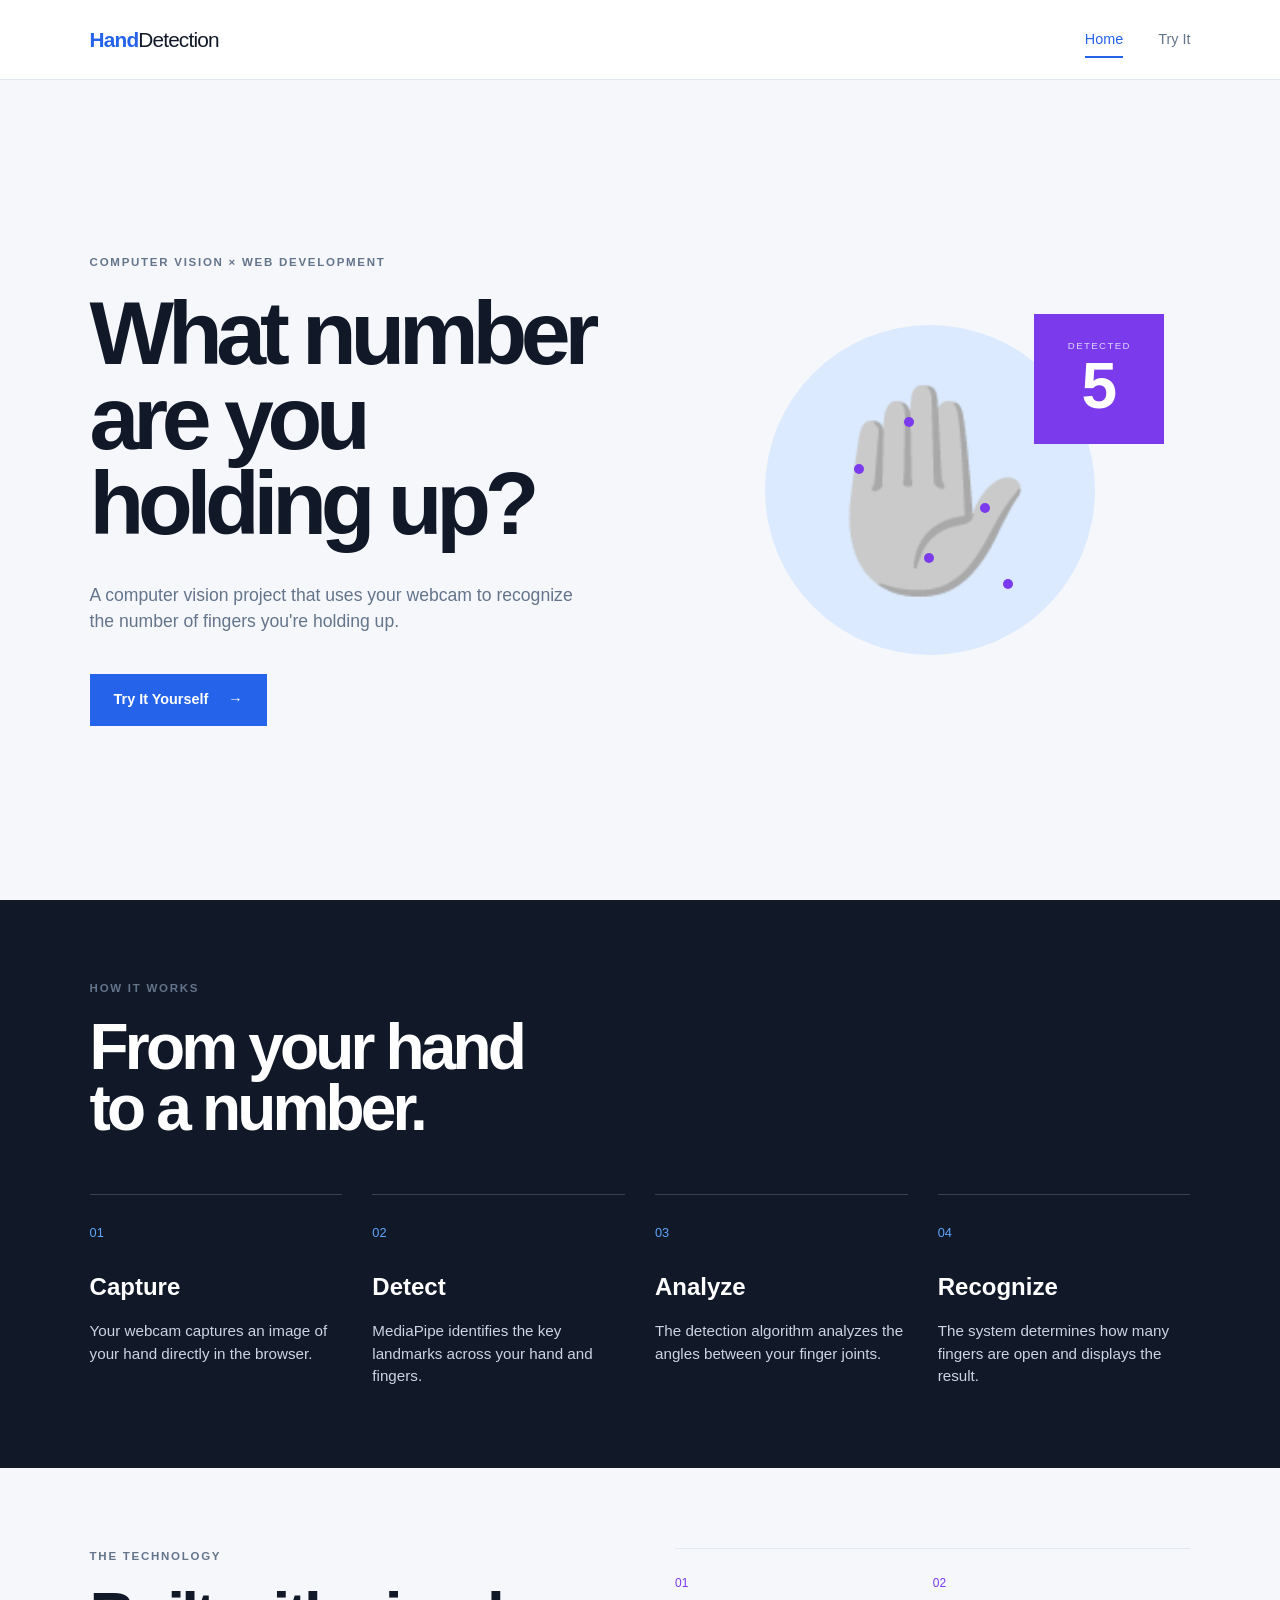
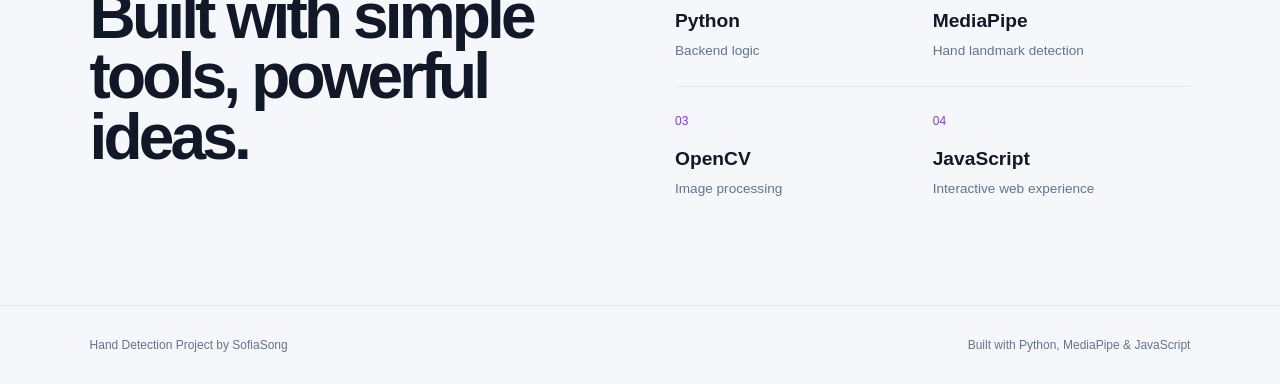
<file: index.html>
<!DOCTYPE html>
<html lang="en">
<head>
    <meta charset="UTF-8">
    <meta name="viewport" content="width=device-width, initial-scale=1.0">

    <title>Hand Detection</title>

    <link rel="stylesheet" href="style.css">
</head>

<body>

    <!-- Navigation -->
    <header class="navbar">
        <a href="index.html" class="logo">Hand<span>Detection</span></a>

        <nav>
            <a href="index.html" class="nav-link active">Home</a>
            <a href="play.html" class="nav-link">Try It</a>
        </nav>
    </header>


    <main>

        <!-- Hero Section -->
        <section class="hero">

            <div class="hero-content">

                <p class="eyebrow">COMPUTER VISION × WEB DEVELOPMENT</p>

                <h1>
                    What number<br>
                    are you<br>
                    holding up?
                </h1>

                <p class="hero-description">
                    A computer vision project that uses your webcam
                    to recognize the number of fingers you're holding up.
                </p>

                <a href="play.html" class="primary-button">
                    Try It Yourself
                    <span>→</span>
                </a>

            </div>


            <div class="hero-visual">

                <div class="number-display">
                    <span class="number-label">DETECTED</span>
                    <span class="big-number">5</span>
                </div>

                <div class="hand-card">
                    <div class="hand-placeholder">
                        ✋
                    </div>

                    <div class="detection-line line-1"></div>
                    <div class="detection-line line-2"></div>
                    <div class="detection-line line-3"></div>

                    <div class="landmark-dot dot-1"></div>
                    <div class="landmark-dot dot-2"></div>
                    <div class="landmark-dot dot-3"></div>
                    <div class="landmark-dot dot-4"></div>
                    <div class="landmark-dot dot-5"></div>
                </div>

            </div>

        </section>


        <!-- How It Works -->
        <section class="how-section">

            <div class="section-heading">
                <p class="eyebrow">HOW IT WORKS</p>

                <h2>
                    From your hand<br>
                    to a number.
                </h2>
            </div>


            <div class="steps">

                <div class="step">
                    <span class="step-number">01</span>

                    <h3>Capture</h3>

                    <p>
                        Your webcam captures an image of your hand
                        directly in the browser.
                    </p>
                </div>


                <div class="step">
                    <span class="step-number">02</span>

                    <h3>Detect</h3>

                    <p>
                        MediaPipe identifies the key landmarks
                        across your hand and fingers.
                    </p>
                </div>


                <div class="step">
                    <span class="step-number">03</span>

                    <h3>Analyze</h3>

                    <p>
                        The detection algorithm analyzes the angles
                        between your finger joints.
                    </p>
                </div>


                <div class="step">
                    <span class="step-number">04</span>

                    <h3>Recognize</h3>

                    <p>
                        The system determines how many fingers
                        are open and displays the result.
                    </p>
                </div>

            </div>

        </section>


        <!-- Technology -->
        <section class="tech-section">

            <div>
                <p class="eyebrow">THE TECHNOLOGY</p>

                <h2>Built with simple<br>tools, powerful ideas.</h2>
            </div>


            <div class="tech-list">

                <div class="tech-item">
                    <span>01</span>
                    <strong>Python</strong>
                    <p>Backend logic</p>
                </div>

                <div class="tech-item">
                    <span>02</span>
                    <strong>MediaPipe</strong>
                    <p>Hand landmark detection</p>
                </div>

                <div class="tech-item">
                    <span>03</span>
                    <strong>OpenCV</strong>
                    <p>Image processing</p>
                </div>

                <div class="tech-item">
                    <span>04</span>
                    <strong>JavaScript</strong>
                    <p>Interactive web experience</p>
                </div>

            </div>

        </section>

    </main>


    <footer>
        <p>Hand Detection Project by SofiaSong</p>
        <p>Built with Python, MediaPipe & JavaScript</p>
    </footer>


    <script src="main.js"></script>

</body>
</html>
</file>
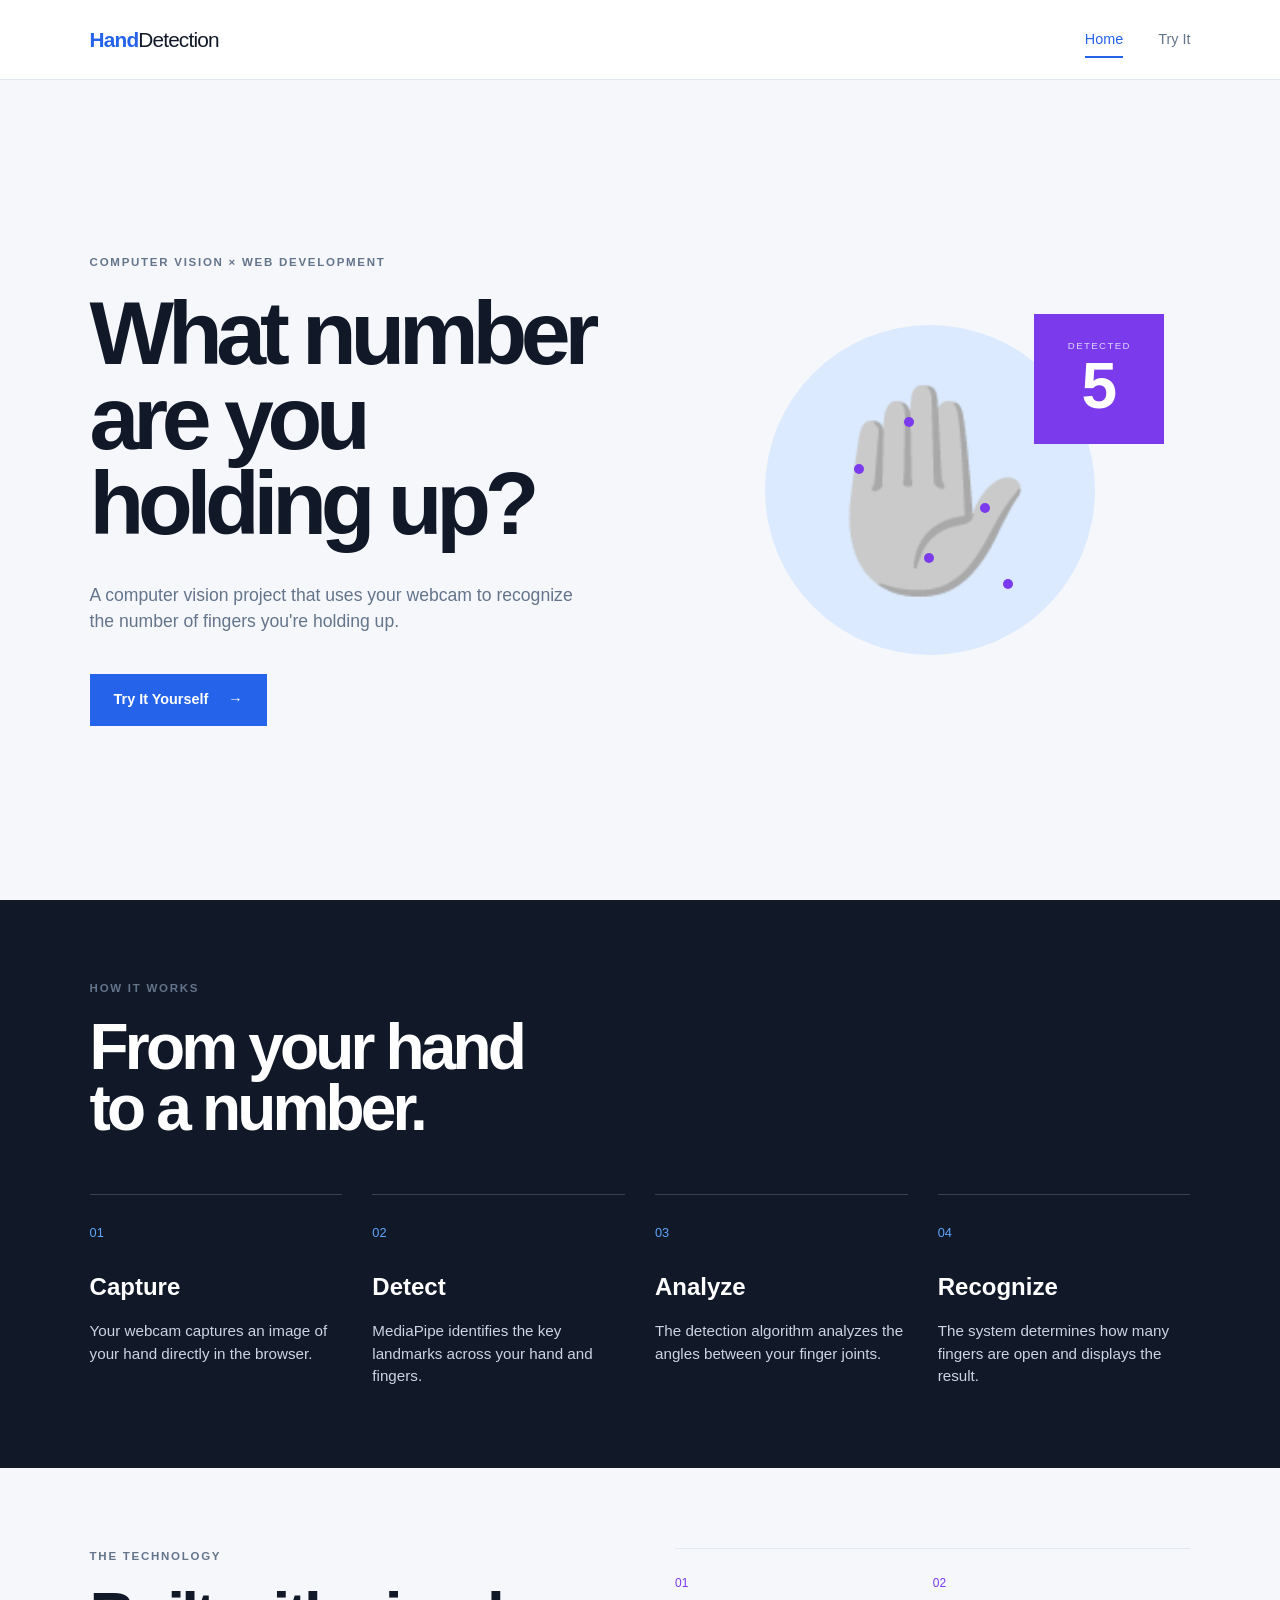
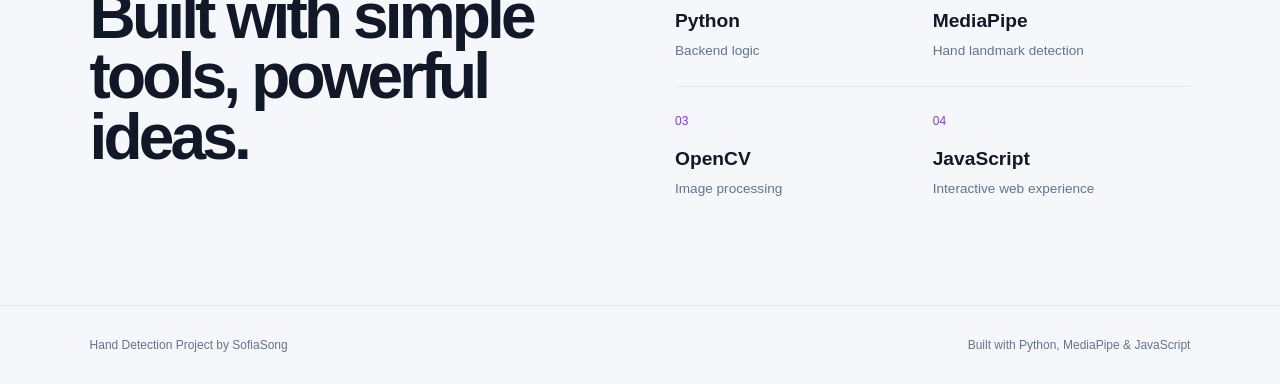
<file: frontend/index.html>
<!DOCTYPE html>
<html lang="en">
<head>
    <meta charset="UTF-8">
    <meta name="viewport" content="width=device-width, initial-scale=1.0">

    <title>Hand Detection</title>

    <link rel="stylesheet" href="css/style.css">
</head>

<body>

    <!-- Navigation -->
    <header class="navbar">
        <a href="index.html" class="logo">Hand<span>Detection</span></a>

        <nav>
            <a href="index.html" class="nav-link active">Home</a>
            <a href="play.html" class="nav-link">Try It</a>
        </nav>
    </header>


    <main>

        <!-- Hero Section -->
        <section class="hero">

            <div class="hero-content">

                <p class="eyebrow">COMPUTER VISION × WEB DEVELOPMENT</p>

                <h1>
                    What number<br>
                    are you<br>
                    holding up?
                </h1>

                <p class="hero-description">
                    A computer vision project that uses your webcam
                    to recognize the number of fingers you're holding up.
                </p>

                <a href="play.html" class="primary-button">
                    Try It Yourself
                    <span>→</span>
                </a>

            </div>


            <div class="hero-visual">

                <div class="number-display">
                    <span class="number-label">DETECTED</span>
                    <span class="big-number">5</span>
                </div>

                <div class="hand-card">
                    <div class="hand-placeholder">
                        ✋
                    </div>

                    <div class="detection-line line-1"></div>
                    <div class="detection-line line-2"></div>
                    <div class="detection-line line-3"></div>

                    <div class="landmark-dot dot-1"></div>
                    <div class="landmark-dot dot-2"></div>
                    <div class="landmark-dot dot-3"></div>
                    <div class="landmark-dot dot-4"></div>
                    <div class="landmark-dot dot-5"></div>
                </div>

            </div>

        </section>


        <!-- How It Works -->
        <section class="how-section">

            <div class="section-heading">
                <p class="eyebrow">HOW IT WORKS</p>

                <h2>
                    From your hand<br>
                    to a number.
                </h2>
            </div>


            <div class="steps">

                <div class="step">
                    <span class="step-number">01</span>

                    <h3>Capture</h3>

                    <p>
                        Your webcam captures an image of your hand
                        directly in the browser.
                    </p>
                </div>


                <div class="step">
                    <span class="step-number">02</span>

                    <h3>Detect</h3>

                    <p>
                        MediaPipe identifies the key landmarks
                        across your hand and fingers.
                    </p>
                </div>


                <div class="step">
                    <span class="step-number">03</span>

                    <h3>Analyze</h3>

                    <p>
                        The detection algorithm analyzes the angles
                        between your finger joints.
                    </p>
                </div>


                <div class="step">
                    <span class="step-number">04</span>

                    <h3>Recognize</h3>

                    <p>
                        The system determines how many fingers
                        are open and displays the result.
                    </p>
                </div>

            </div>

        </section>


        <!-- Technology -->
        <section class="tech-section">

            <div>
                <p class="eyebrow">THE TECHNOLOGY</p>

                <h2>Built with simple<br>tools, powerful ideas.</h2>
            </div>


            <div class="tech-list">

                <div class="tech-item">
                    <span>01</span>
                    <strong>Python</strong>
                    <p>Backend logic</p>
                </div>

                <div class="tech-item">
                    <span>02</span>
                    <strong>MediaPipe</strong>
                    <p>Hand landmark detection</p>
                </div>

                <div class="tech-item">
                    <span>03</span>
                    <strong>OpenCV</strong>
                    <p>Image processing</p>
                </div>

                <div class="tech-item">
                    <span>04</span>
                    <strong>JavaScript</strong>
                    <p>Interactive web experience</p>
                </div>

            </div>

        </section>

    </main>


    <footer>
        <p>Hand Detection Project by SofiaSong</p>
        <p>Built with Python, MediaPipe & JavaScript</p>
    </footer>


    <script src="js/main.js"></script>

</body>
</html>
</file>
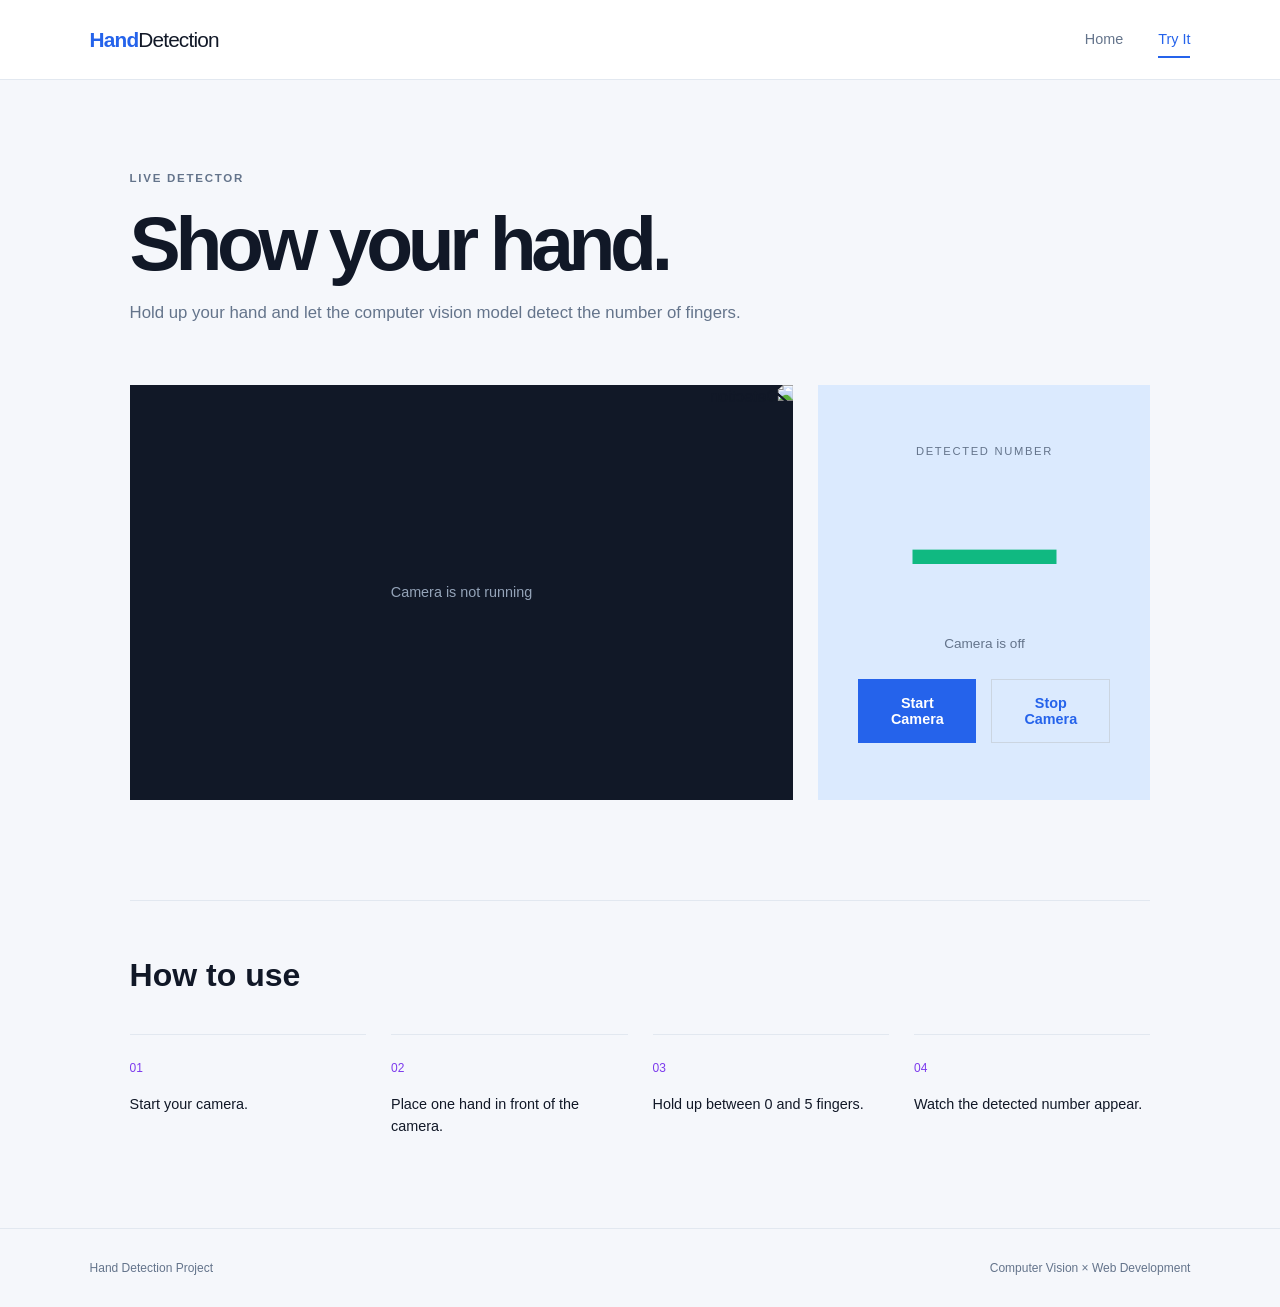
<file: play.html>
<!DOCTYPE html>
<html lang="en">

<head>
    <meta charset="UTF-8">
    <meta name="viewport" content="width=device-width, initial-scale=1.0">

    <title>Try It — Hand Detection</title>

    <link rel="stylesheet" href="style.css">
</head>

<body>

    <!-- Navigation -->
    <header class="navbar">
        <a href="index.html" class="logo">
            Hand<span>Detection</span>
        </a>

        <nav>
            <a href="index.html" class="nav-link">Home</a>
            <a href="play.html" class="nav-link active">Try It</a>
        </nav>
    </header>


    <!-- Main Content -->
    <main>

        <section class="play-section">

            <!-- Heading -->
            <div class="play-heading">

                <p class="eyebrow">LIVE DETECTOR</p>

                <h1>
                    Show your hand.
                </h1>

                <p>
                    Hold up your hand and let the computer
                    vision model detect the number of fingers.
                </p>

            </div>


            <!-- Detector -->
            <div class="detector">

                <!-- Camera -->
                <div class="camera-container">

                    <video
                        id="camera"
                        autoplay
                        playsinline>
                    </video>

                    <img
                        id="detection-overlay"
                        alt="Detection">

                    <div
                        id="camera-message"
                        class="camera-message">
                        Camera is not running
                    </div>

                </div>


                <!-- Result -->
                <div class="result-container">

                    <div class="result-label">
                        DETECTED NUMBER
                    </div>

                    <div
                        id="result"
                        class="result-number">
                        —
                    </div>

                    <div
                        id="status"
                        class="status">
                        Camera is off
                    </div>

                    <!-- Controls -->
                    <div class="controls">

                        <button
                            id="start-camera"
                            class="primary-button button">
                            Start Camera
                        </button>

                        <button
                            id="stop-camera"
                            class="secondary-button button">
                            Stop Camera
                        </button>

                    </div>

                </div>

            </div>


            <!-- Hidden canvas used to capture frames -->
            <canvas
                id="canvas"
                style="display: none;">
            </canvas>


            <!-- Instructions -->
            <div class="instructions">

                <h2>How to use</h2>

                <div class="instruction-list">

                    <div>
                        <span>01</span>
                        <p>Start your camera.</p>
                    </div>

                    <div>
                        <span>02</span>
                        <p>Place one hand in front of the camera.</p>
                    </div>

                    <div>
                        <span>03</span>
                        <p>Hold up between 0 and 5 fingers.</p>
                    </div>

                    <div>
                        <span>04</span>
                        <p>Watch the detected number appear.</p>
                    </div>

                </div>

            </div>

        </section>

    </main>


    <!-- Footer -->
    <footer>

        <p>Hand Detection Project</p>

        <p>Computer Vision × Web Development</p>

    </footer>


    <script src="play.js"></script>

</body>
</html>
</file>
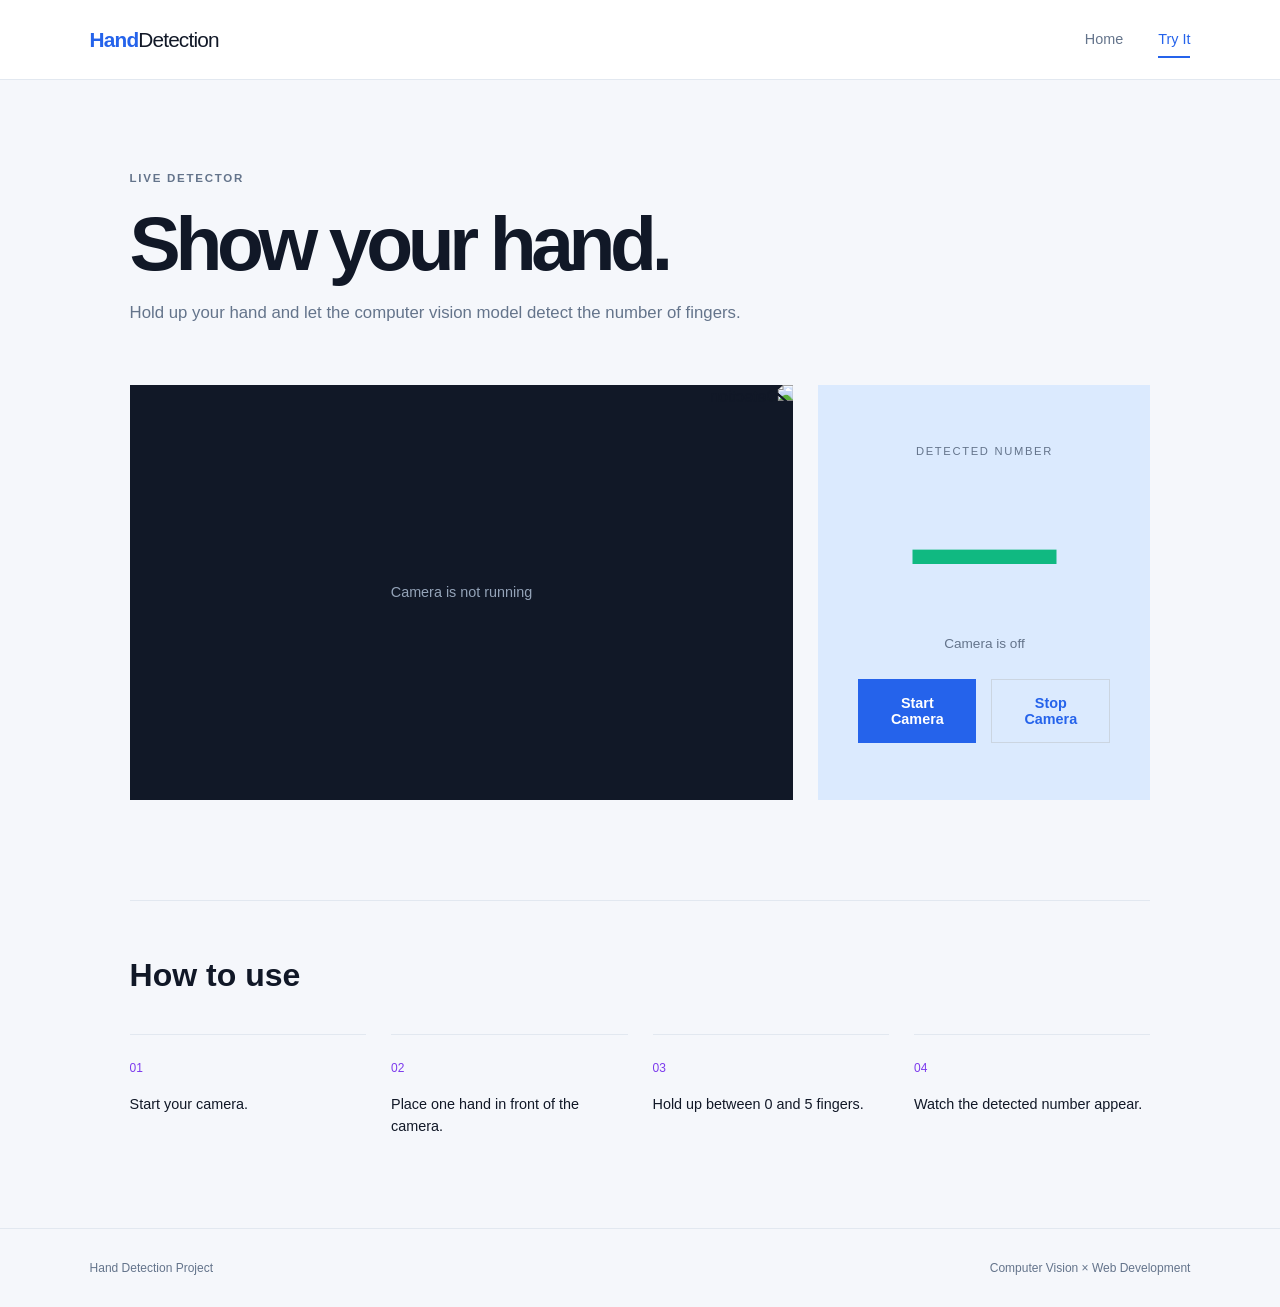
<file: frontend/play.html>
<!DOCTYPE html>
<html lang="en">

<head>
    <meta charset="UTF-8">
    <meta name="viewport" content="width=device-width, initial-scale=1.0">

    <title>Try It — Hand Detection</title>

    <link rel="stylesheet" href="css/style.css">
</head>

<body>

    <!-- Navigation -->
    <header class="navbar">
        <a href="index.html" class="logo">
            Hand<span>Detection</span>
        </a>

        <nav>
            <a href="index.html" class="nav-link">Home</a>
            <a href="play.html" class="nav-link active">Try It</a>
        </nav>
    </header>


    <!-- Main Content -->
    <main>

        <section class="play-section">

            <!-- Heading -->
            <div class="play-heading">

                <p class="eyebrow">LIVE DETECTOR</p>

                <h1>
                    Show your hand.
                </h1>

                <p>
                    Hold up your hand and let the computer
                    vision model detect the number of fingers.
                </p>

            </div>


            <!-- Detector -->
            <div class="detector">

                <!-- Camera -->
                <div class="camera-container">

                    <video
                        id="camera"
                        autoplay
                        playsinline>
                    </video>

                    <img
                        id="detection-overlay"
                        alt="Detection">

                    <div
                        id="camera-message"
                        class="camera-message">
                        Camera is not running
                    </div>

                </div>


                <!-- Result -->
                <div class="result-container">

                    <div class="result-label">
                        DETECTED NUMBER
                    </div>

                    <div
                        id="result"
                        class="result-number">
                        —
                    </div>

                    <div
                        id="status"
                        class="status">
                        Camera is off
                    </div>

                    <!-- Controls -->
                    <div class="controls">

                        <button
                            id="start-camera"
                            class="primary-button button">
                            Start Camera
                        </button>

                        <button
                            id="stop-camera"
                            class="secondary-button button">
                            Stop Camera
                        </button>

                    </div>

                </div>

            </div>


            <!-- Hidden canvas used to capture frames -->
            <canvas
                id="canvas"
                style="display: none;">
            </canvas>


            <!-- Instructions -->
            <div class="instructions">

                <h2>How to use</h2>

                <div class="instruction-list">

                    <div>
                        <span>01</span>
                        <p>Start your camera.</p>
                    </div>

                    <div>
                        <span>02</span>
                        <p>Place one hand in front of the camera.</p>
                    </div>

                    <div>
                        <span>03</span>
                        <p>Hold up between 0 and 5 fingers.</p>
                    </div>

                    <div>
                        <span>04</span>
                        <p>Watch the detected number appear.</p>
                    </div>

                </div>

            </div>

        </section>

    </main>


    <!-- Footer -->
    <footer>

        <p>Hand Detection Project</p>

        <p>Computer Vision × Web Development</p>

    </footer>


    <script src="js/play.js"></script>

</body>
</html>
</file>
<file: style.css>
/* =========================
   GENERAL
========================= */

* {
    margin: 0;
    padding: 0;
    box-sizing: border-box;
}

html {
    scroll-behavior: smooth;
}

body {
    font-family: Asap Sharp, Helvetica, sans-serif;
    background: #f5f7fb;
    color: #111827;
    line-height: 1.5;
}

a {
    text-decoration: none;
    color: inherit;
}


/* =========================
   NAVIGATION
========================= */

.navbar {
    height: 80px;
    padding: 0 7%;
    display: flex;
    justify-content: space-between;
    align-items: center;

    border-bottom: 1px solid #e2e8f0;

    background: #ffffff;
}

.logo {
    font-size: 1.3rem;
    font-weight: 700;
    letter-spacing: -0.04em;

    color: #2563eb;
}

.logo span {
    font-weight: 400;
    color: #111827;
}

nav {
    display: flex;
    gap: 35px;
}

.nav-link {
    position: relative;

    font-size: 0.9rem;
    color: #64748b;

    transition: color 0.2s ease;
}

.nav-link:hover,
.nav-link.active {
    color: #2563eb;
}

.nav-link.active::after {
    content: "";

    position: absolute;

    left: 0;
    right: 0;
    bottom: -8px;

    height: 2px;

    background: #2563eb;
}


/* =========================
   GENERAL ELEMENTS
========================= */

.eyebrow {
    margin-bottom: 20px;

    font-size: 0.72rem;
    font-weight: 700;
    letter-spacing: 0.15em;

    color: #64748b;
}

.primary-button,
.secondary-button {
    display: inline-flex;
    align-items: center;
    gap: 20px;

    padding: 15px 24px;

    border: none;

    font-size: 0.9rem;
    font-weight: 600;

    cursor: pointer;

    transition:
        transform 0.2s ease,
        background 0.2s ease;
}

.primary-button {
    background: #2563eb;
    color: white;
}

.primary-button:hover {
    transform: translateY(-3px);
    background: #1d4ed8;
}

.secondary-button {
    background: transparent;
    color: #2563eb;

    border: 1px solid #cbd5e1;
}

.secondary-button:hover {
    transform: translateY(-3px);
    background: #eff6ff;
}


/* =========================
   HERO
========================= */

.hero {
    min-height: calc(100vh - 80px);

    padding: 70px 7%;

    display: grid;
    grid-template-columns: 1fr 1fr;

    align-items: center;

    gap: 60px;
}

.hero-content h1 {
    max-width: 700px;

    font-size: clamp(3.5rem, 7vw, 7rem);
    line-height: 0.95;
    letter-spacing: -0.07em;

    margin-bottom: 35px;
}

.hero-description {
    max-width: 500px;

    margin-bottom: 40px;

    font-size: 1.1rem;
    color: #64748b;
}


/* =========================
   HERO VISUAL
========================= */

.hero-visual {
    position: relative;

    min-height: 420px;

    display: flex;
    align-items: center;
    justify-content: center;
}

.hand-card {
    position: relative;

    width: 330px;
    height: 330px;

    display: flex;
    align-items: center;
    justify-content: center;

    background: #dbeafe;

    border-radius: 50%;
}

.hand-placeholder {
    font-size: 12rem;
    filter: grayscale(1);
}

.number-display {
    position: absolute;

    right: 5%;
    top: 8%;

    width: 130px;
    height: 130px;

    display: flex;
    flex-direction: column;
    justify-content: center;
    align-items: center;

    background: #7c3aed;
    color: white;

    z-index: 2;
}

.number-label {
    font-size: 0.6rem;
    letter-spacing: 0.15em;
    color: #ddd6fe;
}

.big-number {
    font-size: 4rem;
    font-weight: 700;
    line-height: 1;
}

.landmark-dot {
    position: absolute;

    width: 10px;
    height: 10px;

    background: #7c3aed;

    border-radius: 50%;
}

.dot-1 {
    top: 28%;
    left: 42%;
}

.dot-2 {
    top: 42%;
    left: 27%;
}

.dot-3 {
    top: 54%;
    left: 65%;
}

.dot-4 {
    bottom: 28%;
    left: 48%;
}

.dot-5 {
    bottom: 20%;
    right: 25%;
}


/* =========================
   HOW IT WORKS
========================= */

.how-section {
    padding: 80px 7%;

    background: #111827;
    color: white;
}

.section-heading h2,
.tech-section h2,
.cta-section h2 {
    font-size: clamp(3rem, 5vw, 5rem);

    line-height: 0.95;
    letter-spacing: -0.06em;
}

.steps {
    margin-top: 55px;

    display: grid;
    grid-template-columns: repeat(4, 1fr);

    gap: 30px;
}

.step {
    padding-top: 25px;

    border-top: 1px solid #374151;
}

.step-number {
    color: #60a5fa;

    font-size: 0.8rem;
}

.step h3 {
    margin: 25px 0 15px;

    font-size: 1.5rem;
}

.step p {
    color: #cbd5e1;
    font-size: 0.95rem;
}


/* =========================
   TECHNOLOGY
========================= */

.tech-section {
    padding: 80px 7%;

    display: grid;
    grid-template-columns: 1fr 1fr;

    gap: 70px;
}

.tech-list {
    display: grid;
    grid-template-columns: 1fr 1fr;
}

.tech-item {
    padding: 25px 0;

    border-top: 1px solid #e2e8f0;
}

.tech-item span {
    display: block;

    margin-bottom: 15px;

    color: #7c3aed;
    font-size: 0.75rem;
}

.tech-item strong {
    font-size: 1.2rem;
}

.tech-item p {
    margin-top: 5px;

    color: #64748b;
    font-size: 0.85rem;
}


/* =========================
   PLAY PAGE
========================= */

.play-section {
    max-width: 1200px;

    margin: auto;

    padding: 90px 7%;
}

.play-heading {
    max-width: 700px;

    margin-bottom: 60px;
}

.play-heading h1 {
    margin-bottom: 20px;

    font-size: clamp(3rem, 6vw, 6rem);
    line-height: 0.95;

    letter-spacing: -0.07em;
}

.play-heading p:not(.eyebrow) {
    color: #64748b;
    font-size: 1.05rem;
}

.detector {
    display: grid;
    grid-template-columns: 2fr 1fr;

    gap: 25px;
}

.camera-container {
    position: relative;

    aspect-ratio: 16 / 10;

    overflow: hidden;

    background: #111827;
}

#detection-overlay {
    position: absolute;

    top: 0;
    left: 0;

    width: 100%;
    height: 100%;

    object-fit: cover;

    pointer-events: none;

    transform: scaleX(-1);
}

#camera {
    width: 100%;
    height: 100%;

    object-fit: cover;

    transform: scaleX(-1);
}

.camera-message {
    position: absolute;

    left: 50%;
    top: 50%;

    transform: translate(-50%, -50%);

    color: #94a3b8;

    font-size: 0.9rem;
}

.result-container {
    min-height: 300px;

    padding: 40px;

    display: flex;
    flex-direction: column;

    justify-content: center;
    align-items: center;

    background: #dbeafe;
}

.result-label {
    font-size: 0.7rem;
    letter-spacing: 0.15em;

    color: #64748b;
}

.result-number {
    margin: 15px 0;

    font-size: 9rem;
    line-height: 1;

    font-weight: 700;

    color: #10b981;
}

.status {
    color: #64748b;
    font-size: 0.85rem;
}

.controls {
    margin-top: 25px;

    display: flex;
    gap: 15px;
}

.button {
    font-family: inherit;
}

.instructions {
    margin-top: 100px;

    padding-top: 50px;

    border-top: 1px solid #e2e8f0;
}

.instructions h2 {
    margin-bottom: 35px;

    font-size: 2rem;
}

.instruction-list {
    display: grid;
    grid-template-columns: repeat(4, 1fr);

    gap: 25px;
}

.instruction-list div {
    padding-top: 20px;

    border-top: 1px solid #e2e8f0;
}

.instruction-list span {
    color: #7c3aed;
    font-size: 0.75rem;
}

.instruction-list p {
    margin-top: 15px;

    font-size: 0.9rem;
}


/* =========================
   FOOTER
========================= */

footer {
    padding: 30px 7%;

    display: flex;
    justify-content: space-between;

    border-top: 1px solid #e2e8f0;

    color: #64748b;

    font-size: 0.75rem;
}


/* =========================
   MOBILE
========================= */

@media (max-width: 800px) {

    .navbar {
        padding: 0 5%;
    }

    .hero {
        padding: 70px 5%;

        grid-template-columns: 1fr;

        gap: 40px;
    }

    .hero-content h1 {
        font-size: 4rem;
    }

    .hero-visual {
        min-height: 350px;
    }

    .hand-card {
        width: 280px;
        height: 280px;
    }

    .hand-placeholder {
        font-size: 9rem;
    }

    .number-display {
        width: 100px;
        height: 100px;
    }

    .big-number {
        font-size: 3rem;
    }

    .steps {
        grid-template-columns: 1fr 1fr;
    }

    .tech-section {
        grid-template-columns: 1fr;

        gap: 60px;
    }

    .detector {
        grid-template-columns: 1fr;
    }

    .instruction-list {
        grid-template-columns: 1fr 1fr;
    }

    footer {
        flex-direction: column;
        gap: 10px;
    }
}

@media (max-width: 500px) {

    nav {
        gap: 15px;
    }

    .hero-content h1 {
        font-size: 3.2rem;
    }

    .steps {
        grid-template-columns: 1fr;
    }

    .tech-list {
        grid-template-columns: 1fr;
    }

    .instruction-list {
        grid-template-columns: 1fr;
    }

    .controls {
        flex-direction: column;
    }

    .button {
        justify-content: center;
    }
}
</file>
<file: frontend/css/style.css>
/* =========================
   GENERAL
========================= */

* {
    margin: 0;
    padding: 0;
    box-sizing: border-box;
}

html {
    scroll-behavior: smooth;
}

body {
    font-family: Asap Sharp, Helvetica, sans-serif;
    background: #f5f7fb;
    color: #111827;
    line-height: 1.5;
}

a {
    text-decoration: none;
    color: inherit;
}


/* =========================
   NAVIGATION
========================= */

.navbar {
    height: 80px;
    padding: 0 7%;
    display: flex;
    justify-content: space-between;
    align-items: center;

    border-bottom: 1px solid #e2e8f0;

    background: #ffffff;
}

.logo {
    font-size: 1.3rem;
    font-weight: 700;
    letter-spacing: -0.04em;

    color: #2563eb;
}

.logo span {
    font-weight: 400;
    color: #111827;
}

nav {
    display: flex;
    gap: 35px;
}

.nav-link {
    position: relative;

    font-size: 0.9rem;
    color: #64748b;

    transition: color 0.2s ease;
}

.nav-link:hover,
.nav-link.active {
    color: #2563eb;
}

.nav-link.active::after {
    content: "";

    position: absolute;

    left: 0;
    right: 0;
    bottom: -8px;

    height: 2px;

    background: #2563eb;
}


/* =========================
   GENERAL ELEMENTS
========================= */

.eyebrow {
    margin-bottom: 20px;

    font-size: 0.72rem;
    font-weight: 700;
    letter-spacing: 0.15em;

    color: #64748b;
}

.primary-button,
.secondary-button {
    display: inline-flex;
    align-items: center;
    gap: 20px;

    padding: 15px 24px;

    border: none;

    font-size: 0.9rem;
    font-weight: 600;

    cursor: pointer;

    transition:
        transform 0.2s ease,
        background 0.2s ease;
}

.primary-button {
    background: #2563eb;
    color: white;
}

.primary-button:hover {
    transform: translateY(-3px);
    background: #1d4ed8;
}

.secondary-button {
    background: transparent;
    color: #2563eb;

    border: 1px solid #cbd5e1;
}

.secondary-button:hover {
    transform: translateY(-3px);
    background: #eff6ff;
}


/* =========================
   HERO
========================= */

.hero {
    min-height: calc(100vh - 80px);

    padding: 70px 7%;

    display: grid;
    grid-template-columns: 1fr 1fr;

    align-items: center;

    gap: 60px;
}

.hero-content h1 {
    max-width: 700px;

    font-size: clamp(3.5rem, 7vw, 7rem);
    line-height: 0.95;
    letter-spacing: -0.07em;

    margin-bottom: 35px;
}

.hero-description {
    max-width: 500px;

    margin-bottom: 40px;

    font-size: 1.1rem;
    color: #64748b;
}


/* =========================
   HERO VISUAL
========================= */

.hero-visual {
    position: relative;

    min-height: 420px;

    display: flex;
    align-items: center;
    justify-content: center;
}

.hand-card {
    position: relative;

    width: 330px;
    height: 330px;

    display: flex;
    align-items: center;
    justify-content: center;

    background: #dbeafe;

    border-radius: 50%;
}

.hand-placeholder {
    font-size: 12rem;
    filter: grayscale(1);
}

.number-display {
    position: absolute;

    right: 5%;
    top: 8%;

    width: 130px;
    height: 130px;

    display: flex;
    flex-direction: column;
    justify-content: center;
    align-items: center;

    background: #7c3aed;
    color: white;

    z-index: 2;
}

.number-label {
    font-size: 0.6rem;
    letter-spacing: 0.15em;
    color: #ddd6fe;
}

.big-number {
    font-size: 4rem;
    font-weight: 700;
    line-height: 1;
}

.landmark-dot {
    position: absolute;

    width: 10px;
    height: 10px;

    background: #7c3aed;

    border-radius: 50%;
}

.dot-1 {
    top: 28%;
    left: 42%;
}

.dot-2 {
    top: 42%;
    left: 27%;
}

.dot-3 {
    top: 54%;
    left: 65%;
}

.dot-4 {
    bottom: 28%;
    left: 48%;
}

.dot-5 {
    bottom: 20%;
    right: 25%;
}


/* =========================
   HOW IT WORKS
========================= */

.how-section {
    padding: 80px 7%;

    background: #111827;
    color: white;
}

.section-heading h2,
.tech-section h2,
.cta-section h2 {
    font-size: clamp(3rem, 5vw, 5rem);

    line-height: 0.95;
    letter-spacing: -0.06em;
}

.steps {
    margin-top: 55px;

    display: grid;
    grid-template-columns: repeat(4, 1fr);

    gap: 30px;
}

.step {
    padding-top: 25px;

    border-top: 1px solid #374151;
}

.step-number {
    color: #60a5fa;

    font-size: 0.8rem;
}

.step h3 {
    margin: 25px 0 15px;

    font-size: 1.5rem;
}

.step p {
    color: #cbd5e1;
    font-size: 0.95rem;
}


/* =========================
   TECHNOLOGY
========================= */

.tech-section {
    padding: 80px 7%;

    display: grid;
    grid-template-columns: 1fr 1fr;

    gap: 70px;
}

.tech-list {
    display: grid;
    grid-template-columns: 1fr 1fr;
}

.tech-item {
    padding: 25px 0;

    border-top: 1px solid #e2e8f0;
}

.tech-item span {
    display: block;

    margin-bottom: 15px;

    color: #7c3aed;
    font-size: 0.75rem;
}

.tech-item strong {
    font-size: 1.2rem;
}

.tech-item p {
    margin-top: 5px;

    color: #64748b;
    font-size: 0.85rem;
}


/* =========================
   PLAY PAGE
========================= */

.play-section {
    max-width: 1200px;

    margin: auto;

    padding: 90px 7%;
}

.play-heading {
    max-width: 700px;

    margin-bottom: 60px;
}

.play-heading h1 {
    margin-bottom: 20px;

    font-size: clamp(3rem, 6vw, 6rem);
    line-height: 0.95;

    letter-spacing: -0.07em;
}

.play-heading p:not(.eyebrow) {
    color: #64748b;
    font-size: 1.05rem;
}

.detector {
    display: grid;
    grid-template-columns: 2fr 1fr;

    gap: 25px;
}

.camera-container {
    position: relative;

    aspect-ratio: 16 / 10;

    overflow: hidden;

    background: #111827;
}

#detection-overlay {
    position: absolute;

    top: 0;
    left: 0;

    width: 100%;
    height: 100%;

    object-fit: cover;

    pointer-events: none;

    transform: scaleX(-1);
}

#camera {
    width: 100%;
    height: 100%;

    object-fit: cover;

    transform: scaleX(-1);
}

.camera-message {
    position: absolute;

    left: 50%;
    top: 50%;

    transform: translate(-50%, -50%);

    color: #94a3b8;

    font-size: 0.9rem;
}

.result-container {
    min-height: 300px;

    padding: 40px;

    display: flex;
    flex-direction: column;

    justify-content: center;
    align-items: center;

    background: #dbeafe;
}

.result-label {
    font-size: 0.7rem;
    letter-spacing: 0.15em;

    color: #64748b;
}

.result-number {
    margin: 15px 0;

    font-size: 9rem;
    line-height: 1;

    font-weight: 700;

    color: #10b981;
}

.status {
    color: #64748b;
    font-size: 0.85rem;
}

.controls {
    margin-top: 25px;

    display: flex;
    gap: 15px;
}

.button {
    font-family: inherit;
}

.instructions {
    margin-top: 100px;

    padding-top: 50px;

    border-top: 1px solid #e2e8f0;
}

.instructions h2 {
    margin-bottom: 35px;

    font-size: 2rem;
}

.instruction-list {
    display: grid;
    grid-template-columns: repeat(4, 1fr);

    gap: 25px;
}

.instruction-list div {
    padding-top: 20px;

    border-top: 1px solid #e2e8f0;
}

.instruction-list span {
    color: #7c3aed;
    font-size: 0.75rem;
}

.instruction-list p {
    margin-top: 15px;

    font-size: 0.9rem;
}


/* =========================
   FOOTER
========================= */

footer {
    padding: 30px 7%;

    display: flex;
    justify-content: space-between;

    border-top: 1px solid #e2e8f0;

    color: #64748b;

    font-size: 0.75rem;
}


/* =========================
   MOBILE
========================= */

@media (max-width: 800px) {

    .navbar {
        padding: 0 5%;
    }

    .hero {
        padding: 70px 5%;

        grid-template-columns: 1fr;

        gap: 40px;
    }

    .hero-content h1 {
        font-size: 4rem;
    }

    .hero-visual {
        min-height: 350px;
    }

    .hand-card {
        width: 280px;
        height: 280px;
    }

    .hand-placeholder {
        font-size: 9rem;
    }

    .number-display {
        width: 100px;
        height: 100px;
    }

    .big-number {
        font-size: 3rem;
    }

    .steps {
        grid-template-columns: 1fr 1fr;
    }

    .tech-section {
        grid-template-columns: 1fr;

        gap: 60px;
    }

    .detector {
        grid-template-columns: 1fr;
    }

    .instruction-list {
        grid-template-columns: 1fr 1fr;
    }

    footer {
        flex-direction: column;
        gap: 10px;
    }
}

@media (max-width: 500px) {

    nav {
        gap: 15px;
    }

    .hero-content h1 {
        font-size: 3.2rem;
    }

    .steps {
        grid-template-columns: 1fr;
    }

    .tech-list {
        grid-template-columns: 1fr;
    }

    .instruction-list {
        grid-template-columns: 1fr;
    }

    .controls {
        flex-direction: column;
    }

    .button {
        justify-content: center;
    }
}
</file>
